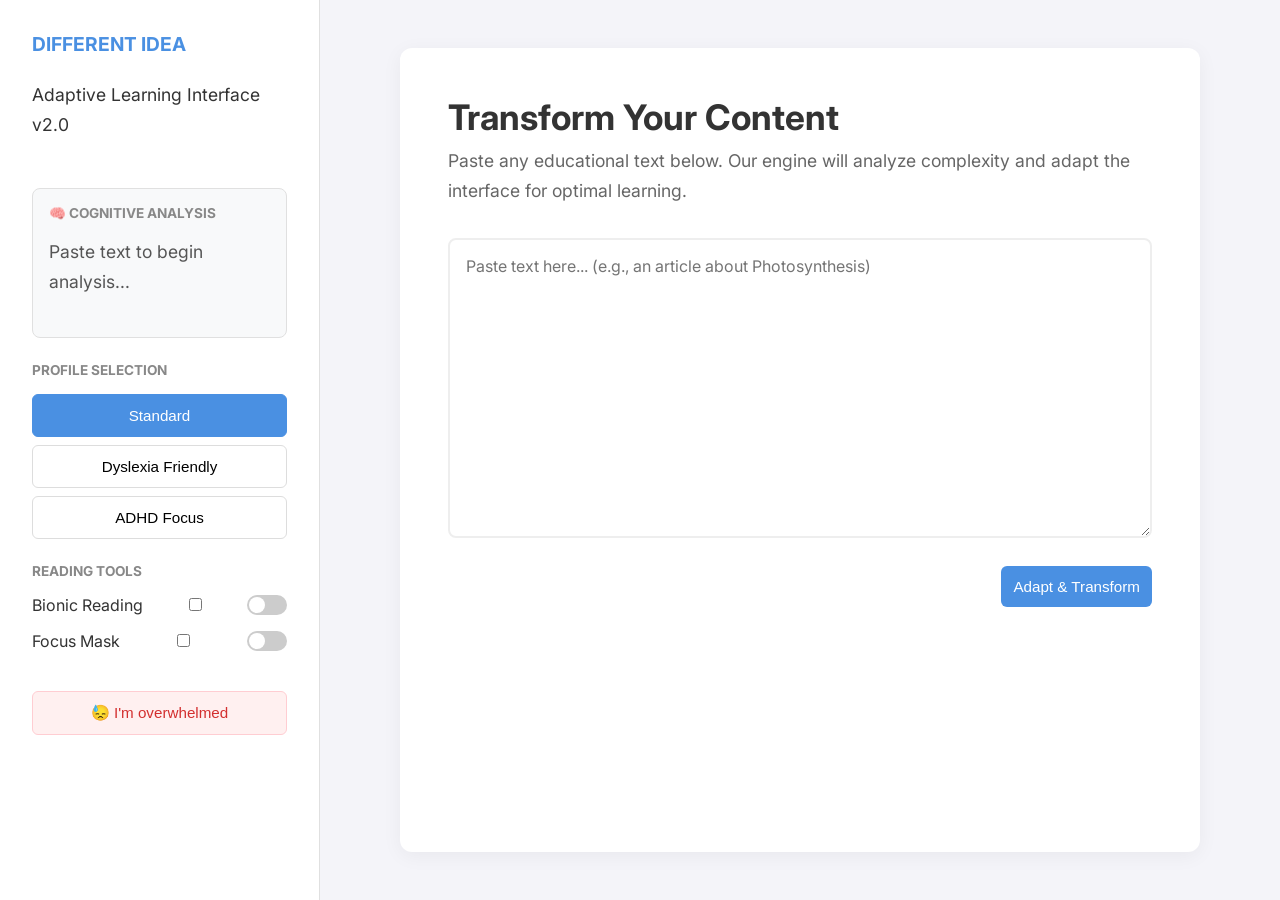
<file: frontend/index.html>
<!DOCTYPE html>
<html lang="en">
<head>
    <meta charset="UTF-8">
    <meta name="viewport" content="width=device-width, initial-scale=1.0">
    <title>DIFFERENT IDEA | Cognitive Adaptive Learning</title>
    <link rel="stylesheet" href="style.css">
    <link href="https://fonts.googleapis.com/css2?family=Inter:wght@400;600;700&family=Lexend:wght@400;500&display=swap" rel="stylesheet">
</head>
<body>

    <!-- Control Sidebar -->
    <nav class="control-panel">
        <div class="logo">DIFFERENT IDEA</div>
        <p class="tagline">Adaptive Learning Interface v2.0</p>

        <!-- Dynamic Cognitive Analysis -->
        <div class="control-group analysis-box" id="analysis-box">
            <h3>🧠 Cognitive Analysis</h3>
            <div id="analysis-results" class="analysis-results">
                <p class="placeholder-text">Paste text to begin analysis...</p>
            </div>
            <div id="recommendation-banner" class="recommendation-banner hidden">
                <strong>Recommendation:</strong>
                <span id="rec-text"></span>
            </div>
        </div>

        <div class="control-group">
            <h3>Profile Selection</h3>
            <div class="btn-group">
                <button onclick="setMode('default')" class="btn btn-outline" id="btn-default">Standard</button>
                <button onclick="setMode('dyslexia')" class="btn btn-outline" id="btn-dyslexia">Dyslexia Friendly</button>
                <button onclick="setMode('adhd')" class="btn btn-outline" id="btn-adhd">ADHD Focus</button>
            </div>
        </div>

        <div class="control-group">
            <h3>Reading Tools</h3>
            <label class="toggle-label">
                <span>Bionic Reading</span>
                <input type="checkbox" id="toggle-bionic" onchange="toggleBionic(this.checked)">
                <span class="slider"></span>
            </label>
            <label class="toggle-label">
                <span>Focus Mask</span>
                <input type="checkbox" id="toggle-focus" onchange="toggleFocusMask(this.checked)">
                <span class="slider"></span>
            </label>
        </div>

        <div class="control-group distress-section">
            <button class="btn btn-distress" onclick="triggerBreak()">
                😓 I'm overwhelmed
            </button>
        </div>
    </nav>

    <!-- Main Content Area -->
    <main class="content-area" id="content-area">
        
        <!-- Focus Mask Overlay -->
        <div class="focus-mask" id="focus-mask"></div>

        <!-- STEP 1: INPUT VIEW -->
        <section class="input-view" id="input-view">
            <h1>Transform Your Content</h1>
            <p>Paste any educational text below. Our engine will analyze complexity and adapt the interface for optimal learning.</p>
            
            <textarea id="user-input" placeholder="Paste text here... (e.g., an article about Photosynthesis)"></textarea>
            
            <div class="input-actions">
                <button class="btn btn-primary" onclick="processText()">Adapt & Transform</button>
            </div>
        </section>

        <!-- STEP 2: READING VIEW (Initially Hidden) -->
        <article class="article-container hidden" id="article-container">
            <header>
                <button class="btn-back" onclick="goBack()">← New Text</button>
                <h1 id="article-title">Processed Content</h1>
                <div class="meta-bar">
                    <span class="tag" id="meta-complexity">Analyzing...</span>
                    <span class="reading-time" id="meta-time">0 min read</span>
                </div>
            </header>

            <!-- Dynamic Content Blocks -->
            <section class="content-block" id="content-academic"></section>
            <section class="content-block hidden" id="content-simplified"></section>

            <!-- Visual Aid -->
            <aside class="visual-summary" id="visual-summary">
                <div class="card">
                    <div class="icon">💡</div>
                    <div class="text">Key Concepts extracted dynamically</div>
                </div>
            </aside>
        </article>
    </main>

    <!-- Distress Modal -->
    <div class="modal-overlay hidden" id="distress-modal">
        <div class="modal-content">
            <h2>Let's take a breath.</h2>
            <p>Focus on the circle.</p>
            <div class="breathing-circle"></div>
            <button class="btn btn-primary" onclick="closeBreak()">I'm ready</button>
        </div>
    </div>

    <script src="script.js"></script>
</body>
</html>
</file>
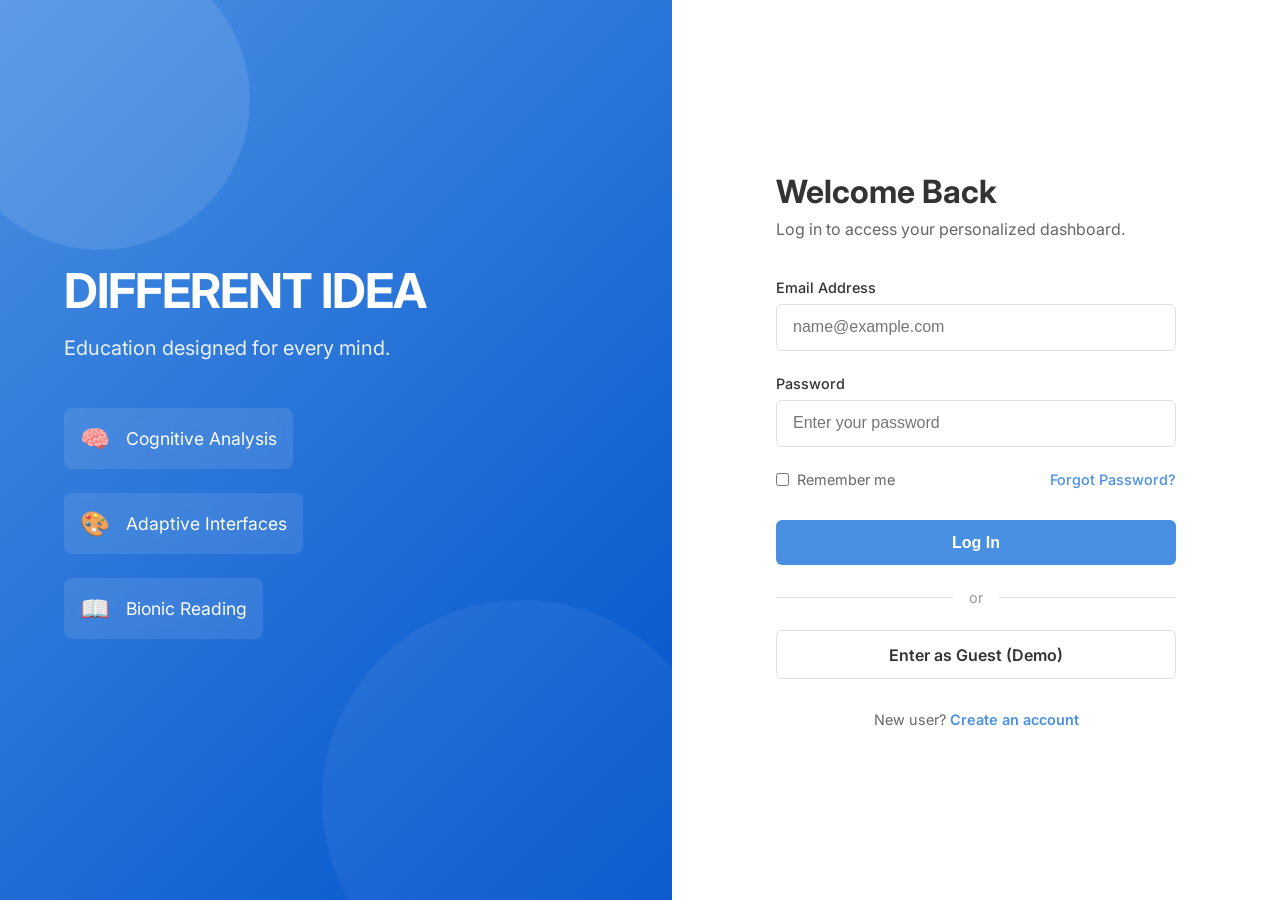
<file: frontend/login.html>
<!DOCTYPE html>
<html lang="en">
<head>
    <meta charset="UTF-8">
    <meta name="viewport" content="width=device-width, initial-scale=1.0">
    <title>Welcome | DIFFERENT IDEA</title>
    <link rel="stylesheet" href="login.css">
    <link href="https://fonts.googleapis.com/css2?family=Inter:wght@400;500;600;700&family=Lexend:wght@400;500&display=swap" rel="stylesheet">
</head>
<body>

    <div class="login-container">
        
        <!-- Left Branding Panel (Hidden on mobile) -->
        <div class="brand-panel">
            <div class="brand-content">
                <h1>DIFFERENT IDEA</h1>
                <p>Education designed for every mind.</p>
                <div class="features-list">
                    <div class="feature">
                        <span class="icon">🧠</span>
                        <span>Cognitive Analysis</span>
                    </div>
                    <div class="feature">
                        <span class="icon">🎨</span>
                        <span>Adaptive Interfaces</span>
                    </div>
                    <div class="feature">
                        <span class="icon">📖</span>
                        <span>Bionic Reading</span>
                    </div>
                </div>
            </div>
        </div>

        <!-- Right Form Panel -->
        <div class="form-panel">
            <div class="form-wrapper">
                <div class="mobile-logo">DIFFERENT IDEA</div>
                
                <h2>Welcome Back</h2>
                <p class="subtitle">Log in to access your personalized dashboard.</p>

                <form id="login-form" onsubmit="handleLogin(event)">
                    <div class="input-group">
                        <label for="email">Email Address</label>
                        <input type="email" id="email" placeholder="name@example.com" required>
                    </div>

                    <div class="input-group">
                        <label for="password">Password</label>
                        <input type="password" id="password" placeholder="Enter your password" required>
                    </div>

                    <div class="options-row">
                        <label class="checkbox-label">
                            <input type="checkbox" id="remember">
                            <span>Remember me</span>
                        </label>
                        <a href="#" class="forgot-link">Forgot Password?</a>
                    </div>

                    <button type="submit" class="btn btn-primary btn-full">Log In</button>
                    
                    <div class="divider">
                        <span>or</span>
                    </div>

                    <!-- Guest Mode for Prototype Demo -->
                    <a href="index.html" class="btn btn-outline btn-full">
                        Enter as Guest (Demo)
                    </a>
                </form>

                <p class="signup-prompt">
                    New user? <a href="#">Create an account</a>
                </p>
            </div>
        </div>
    </div>

       <script>
        const loginForm = document.getElementById('login-form');
        const API_URL = "http://127.0.0.1:5000";

        loginForm.addEventListener('submit', async (e) => {
            e.preventDefault();
            
            const username = document.getElementById('email').value;
            const password = document.getElementById('password').value;

            try {
                const response = await fetch(`${API_URL}/api/login`, {
                    method: 'POST',
                    headers: { 'Content-Type': 'application/json' },
                    body: JSON.stringify({ username, password })
                });

                const data = await response.json();

                if (data.success) {
                    // Save user session temporarily
                    localStorage.setItem('currentUser', data.user);
                    alert("Login Successful!");
                    window.location.href = "index.html";
                } else {
                    alert(data.message);
                }
            } catch (error) {
                console.error("Error:", error);
                alert("Cannot connect to server. Is app.py running?");
            }
        });

        // Helper for signup (trigger this if you add a signup button)
        async function handleSignup(username, password) {
             const response = await fetch(`${API_URL}/api/signup`, {
                method: 'POST',
                headers: { 'Content-Type': 'application/json' },
                body: JSON.stringify({ username, password })
            });
            const data = await response.json();
            alert(data.message);
        }
    </script>
</body>
</html>
</file>
<file: frontend/style.css>
:root {
    --bg-color: #f4f4f9;
    --text-color: #333;
    --font-main: 'Inter', sans-serif;
    --font-readable: 'Lexend', sans-serif;
    --panel-bg: #ffffff;
    --accent: #4a90e2;
    --warning: #f4b400;
    --success: #0f9d58;
}

* { box-sizing: border-box; margin: 0; padding: 0; transition: all 0.3s ease; }

body {
    font-family: var(--font-main);
    background-color: var(--bg-color);
    color: var(--text-color);
    display: flex;
    min-height: 100vh;
}

/* Sidebar */
.control-panel {
    width: 320px;
    background: var(--panel-bg);
    padding: 2rem;
    border-right: 1px solid #e0e0e0;
    display: flex;
    flex-direction: column;
    gap: 1.5rem;
    z-index: 100;
}

.logo { font-weight: 700; font-size: 1.2rem; color: var(--accent); }
.control-group h3 { font-size: 0.85rem; text-transform: uppercase; color: #888; margin-bottom: 1rem; }

/* New Analysis Box */
.analysis-box {
    background: #f8f9fa;
    padding: 1rem;
    border-radius: 8px;
    border: 1px solid #e0e0e0;
}
.analysis-results {
    font-size: 0.9rem;
    color: #555;
    margin-bottom: 0.5rem;
}
.stat-row {
    display: flex;
    justify-content: space-between;
    margin-bottom: 0.5rem;
    font-weight: 500;
}
.stat-val { color: var(--accent); }

.recommendation-banner {
    margin-top: 1rem;
    padding: 0.75rem;
    background: #e8f0fe;
    border-left: 4px solid var(--accent);
    font-size: 0.85rem;
    border-radius: 4px;
}
.recommendation-banner.hidden { display: none; }

/* Buttons & Toggles */
.btn-group { display: flex; flex-direction: column; gap: 0.5rem; }
.btn {
    padding: 0.75rem;
    border: 1px solid #ddd;
    background: white;
    cursor: pointer;
    border-radius: 6px;
    font-weight: 500;
    text-align: center;
    font-size: 0.95rem;
}
.btn:hover { border-color: var(--accent); color: var(--accent); }
.btn.active { background: var(--accent); color: white; border-color: var(--accent); }
.btn-primary { background: var(--accent); color: white; border: none; }
.btn-distress { background: #fff0f0; color: #d32f2f; border-color: #ffcdd2; width: 100%; margin-top: auto; }

.toggle-label { display: flex; justify-content: space-between; align-items: center; margin-bottom: 1rem; cursor: pointer; }
.slider { width: 40px; height: 20px; background: #ccc; border-radius: 20px; position: relative; }
.slider::after { content: ''; position: absolute; width: 16px; height: 16px; background: white; border-radius: 50%; top: 2px; left: 2px; transition: 0.2s; }
input:checked + .slider { background: var(--accent); }
input:checked + .slider::after { left: 22px; }

/* Content Area */
.content-area { flex: 1; padding: 3rem; overflow-y: auto; position: relative; display: flex; justify-content: center; }

/* Input View */
.input-view {
    width: 100%;
    max-width: 800px;
    background: white;
    padding: 3rem;
    border-radius: 12px;
    box-shadow: 0 4px 20px rgba(0,0,0,0.05);
}
.input-view h1 { margin-bottom: 0.5rem; }
.input-view p { color: #666; margin-bottom: 2rem; }

textarea#user-input {
    width: 100%;
    height: 300px;
    border: 2px solid #eee;
    border-radius: 8px;
    padding: 1rem;
    font-family: var(--font-main);
    font-size: 1rem;
    resize: vertical;
}
textarea#user-input:focus { border-color: var(--accent); outline: none; }
.input-actions { margin-top: 1.5rem; text-align: right; }

/* Reading View */
.article-container {
    width: 100%;
    max-width: 800px;
    background: white;
    padding: 3rem;
    border-radius: 12px;
    box-shadow: 0 4px 20px rgba(0,0,0,0.05);
}
.btn-back {
    background: none;
    border: none;
    color: var(--accent);
    cursor: pointer;
    font-weight: 600;
    margin-bottom: 1rem;
    padding: 0;
    text-align: left;
}
h1 { font-size: 2.2rem; line-height: 1.2; margin-bottom: 1rem; }
.meta-bar { display: flex; gap: 1rem; margin-bottom: 2rem; color: #666; font-size: 0.9rem; }
p { font-size: 1.1rem; line-height: 1.7; margin-bottom: 1.5rem; }
.hidden { display: none !important; }

/* Visual Summary */
.visual-summary {
    display: none;
    background: #f8fbff;
    padding: 1.5rem;
    border-radius: 12px;
    border: 1px solid #e1e8ed;
    margin-top: 2rem;
    justify-content: space-between;
    align-items: center;
}
.visual-summary .card { text-align: center; padding: 1rem; flex: 1; }
.visual-summary .icon { font-size: 2rem; margin-bottom: 0.5rem; }
.visual-summary .text { font-size: 0.9rem; font-weight: 600; }

/* Focus Mask */
.focus-mask {
    position: fixed; /* Changed to fixed for better coverage */
    pointer-events: none;
    background: rgba(0, 0, 0, 0.85);
    height: 100vh;
    width: 100vw;
    top: 0;
    left: 0;
    z-index: 50;
    opacity: 0;
}
.focus-mask.active { opacity: 1; }

/* Modes */
body.mode-dyslexia { --bg-color: #fdf6e3; --text-color: #333; }
body.mode-dyslexia .article-container, body.mode-dyslexia .input-view { font-family: var(--font-readable); letter-spacing: 0.05em; background: #fdf6e3; }
body.mode-dyslexia p, body.mode-dyslexia textarea { line-height: 2.0; font-size: 1.2rem; }

body.mode-adhd .article-container { border: 2px solid var(--accent); }
body.mode-adhd .visual-summary { display: flex; }

.bionic { font-weight: 700; }

@media (max-width: 900px) {
    body {
        flex-direction: column;
    }

    .control-panel {
        width: 100%;
        border-right: none;
        border-bottom: 1px solid #e0e0e0;
    }

    .content-area {
        padding: 1.5rem;
    }
}

/* Modal */
.modal-overlay {
    position: fixed; top: 0; left: 0; width: 100vw; height: 100vh;
    background: rgba(255, 255, 255, 0.95); z-index: 200;
    display: flex; justify-content: center; align-items: center;
}
.modal-content { text-align: center; background: white; padding: 3rem; border-radius: 16px; max-width: 400px; }
.breathing-circle { width: 100px; height: 100px; border-radius: 50%; background: var(--accent); margin: 2rem auto; animation: breathe 4s infinite ease-in-out; }
@keyframes breathe { 0% { transform: scale(0.8); } 50% { transform: scale(1.2); } 100% { transform: scale(0.8); } }
</file>
<file: frontend/login.css>
:root {
    --primary: #4a90e2;
    --primary-hover: #357abd;
    --bg-light: #f4f4f9;
    --bg-white: #ffffff;
    --text-dark: #333;
    --text-muted: #666;
    --border-color: #e0e0e0;
    --success: #0f9d58;
}

* {
    box-sizing: border-box;
    margin: 0;
    padding: 0;
}

body {
    font-family: 'Inter', sans-serif;
    background-color: var(--bg-light);
    height: 100vh;
    display: flex;
    color: var(--text-dark);
}

/* Container Layout */
.login-container {
    display: flex;
    width: 100%;
    min-height: 100vh;
}

/* Left Branding Panel */
.brand-panel {
    flex: 1;
    background: linear-gradient(135deg, #4a90e2 0%, #0052cc 100%);
    color: white;
    display: flex;
    flex-direction: column;
    justify-content: center;
    padding: 4rem;
    position: relative;
    overflow: hidden;
}

/* Decorative background shapes */
.brand-panel::before {
    content: '';
    position: absolute;
    top: -50px;
    left: -50px;
    width: 300px;
    height: 300px;
    background: rgba(255,255,255,0.1);
    border-radius: 50%;
}

.brand-panel::after {
    content: '';
    position: absolute;
    bottom: -100px;
    right: -50px;
    width: 400px;
    height: 400px;
    background: rgba(255,255,255,0.05);
    border-radius: 50%;
}

.brand-content {
    position: relative;
    z-index: 1;
    max-width: 500px;
}

.brand-content h1 {
    font-size: 3rem;
    font-weight: 700;
    margin-bottom: 1rem;
    letter-spacing: -1px;
}

.brand-content p {
    font-size: 1.25rem;
    opacity: 0.9;
    margin-bottom: 3rem;
}

.features-list {
    display: flex;
    flex-direction: column;
    gap: 1.5rem;
}

.feature {
    display: flex;
    align-items: center;
    gap: 1rem;
    font-size: 1.1rem;
    background: rgba(255,255,255,0.1);
    padding: 1rem;
    border-radius: 8px;
    backdrop-filter: blur(5px);
    width: fit-content;
}

.feature .icon {
    font-size: 1.5rem;
}

/* Right Form Panel */
.form-panel {
    flex: 1;
    display: flex;
    justify-content: center;
    align-items: center;
    background: var(--bg-white);
    padding: 2rem;
}

.form-wrapper {
    width: 100%;
    max-width: 400px;
}

.mobile-logo {
    display: none;
    font-weight: 700;
    font-size: 1.5rem;
    color: var(--primary);
    margin-bottom: 2rem;
    text-align: center;
}

h2 {
    font-size: 2rem;
    margin-bottom: 0.5rem;
    color: var(--text-dark);
}

.subtitle {
    color: var(--text-muted);
    margin-bottom: 2.5rem;
}

/* Form Elements */
.input-group {
    margin-bottom: 1.5rem;
}

.input-group label {
    display: block;
    font-size: 0.9rem;
    font-weight: 500;
    margin-bottom: 0.5rem;
    color: var(--text-dark);
}

.input-group input {
    width: 100%;
    padding: 0.85rem 1rem;
    border: 1px solid var(--border-color);
    border-radius: 6px;
    font-size: 1rem;
    transition: border-color 0.3s, box-shadow 0.3s;
    background: #fff;
}

.input-group input:focus {
    outline: none;
    border-color: var(--primary);
    box-shadow: 0 0 0 3px rgba(74, 144, 226, 0.1);
}

.options-row {
    display: flex;
    justify-content: space-between;
    align-items: center;
    margin-bottom: 2rem;
    font-size: 0.9rem;
}

.checkbox-label {
    display: flex;
    align-items: center;
    gap: 0.5rem;
    cursor: pointer;
    color: var(--text-muted);
}

.forgot-link {
    color: var(--primary);
    text-decoration: none;
    font-weight: 500;
}

.forgot-link:hover {
    text-decoration: underline;
}

/* Buttons */
.btn {
    display: inline-block;
    padding: 0.85rem 1.5rem;
    border-radius: 6px;
    font-size: 1rem;
    font-weight: 600;
    text-decoration: none;
    cursor: pointer;
    border: 1px solid transparent;
    text-align: center;
}

.btn-full {
    width: 100%;
    display: block;
}

.btn-primary {
    background-color: var(--primary);
    color: white;
    border: none;
}

.btn-primary:hover {
    background-color: var(--primary-hover);
}

.btn-outline {
    background: transparent;
    color: var(--text-dark);
    border: 1px solid var(--border-color);
}

.btn-outline:hover {
    background-color: var(--bg-light);
    border-color: #ccc;
}

.divider {
    display: flex;
    align-items: center;
    margin: 1.5rem 0;
    color: #ccc;
}

.divider::before, .divider::after {
    content: '';
    flex: 1;
    height: 1px;
    background: var(--border-color);
}

.divider span {
    padding: 0 1rem;
    font-size: 0.9rem;
    color: #999;
}

.signup-prompt {
    text-align: center;
    margin-top: 2rem;
    font-size: 0.9rem;
    color: var(--text-muted);
}

.signup-prompt a {
    color: var(--primary);
    font-weight: 600;
    text-decoration: none;
}

/* Responsive Adjustments */
@media (max-width: 900px) {
    .brand-panel {
        display: none;
    }
    
    .mobile-logo {
        display: block;
    }
    
    .form-panel {
        background: var(--bg-light);
    }
    
    .form-wrapper {
        background: white;
        padding: 2rem;
        border-radius: 12px;
        box-shadow: 0 4px 20px rgba(0,0,0,0.05);
    }
}
</file>
